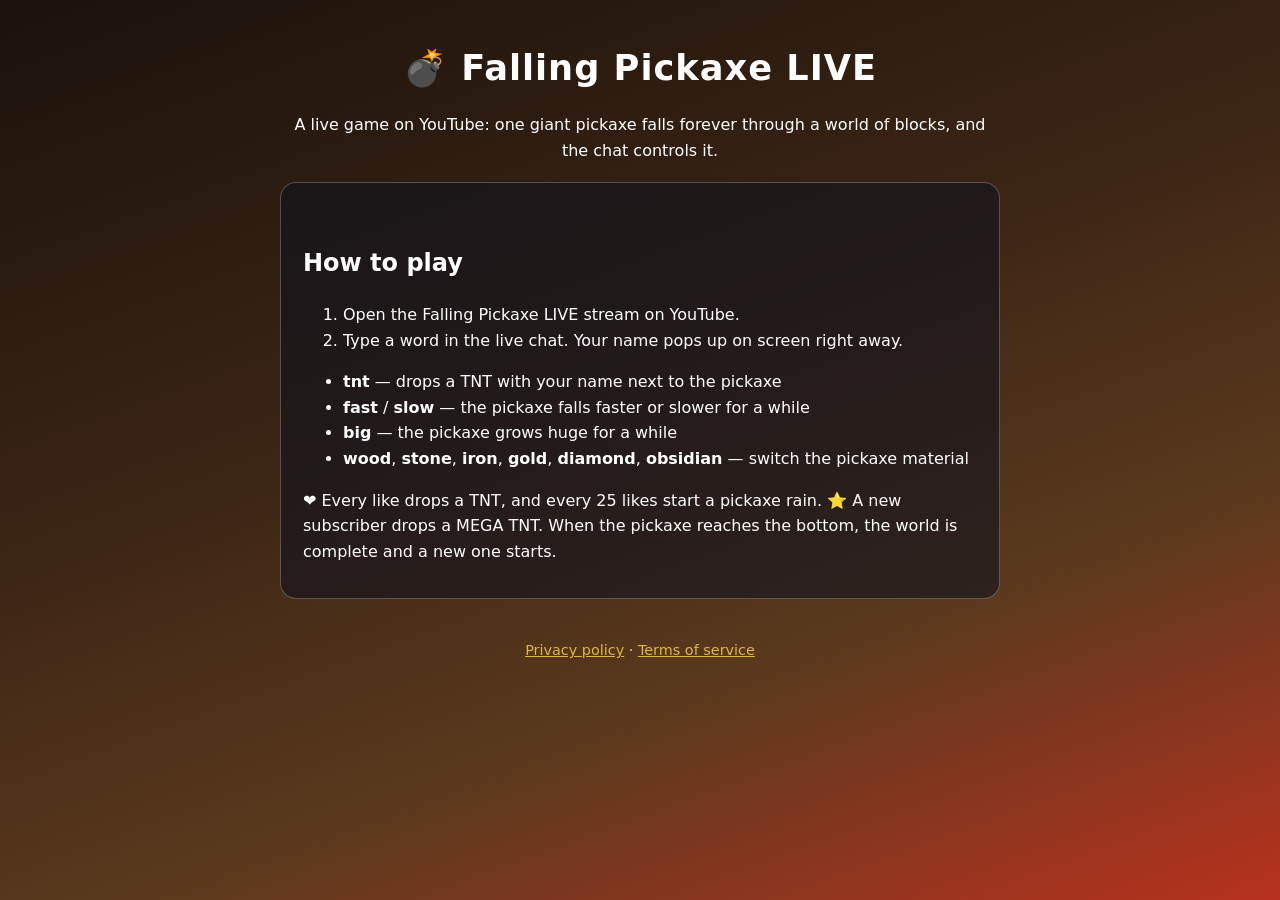
<file: index.html>
<!doctype html>
<html lang="en"><head><meta charset="utf-8"><meta name="viewport" content="width=device-width,initial-scale=1">
<title>Falling Pickaxe LIVE — chat controls the TNT</title>
<meta name="description" content="Falling Pickaxe LIVE is a 24/7 live game on YouTube: type tnt in the chat and a TNT with your name drops next to a giant falling pickaxe.">
<link rel="stylesheet" href="style.css"></head>
<body><main>
<h1>💣 Falling Pickaxe LIVE</h1>
<p class="center">A live game on YouTube: one giant pickaxe falls forever through a world of blocks, and the chat controls it.</p>
<div class="card">
<h2>How to play</h2>
<ol>
<li>Open the Falling Pickaxe LIVE stream on YouTube.</li>
<li>Type a word in the live chat. Your name pops up on screen right away.</li>
</ol>
<ul>
<li><b>tnt</b> — drops a TNT with your name next to the pickaxe</li>
<li><b>fast</b> / <b>slow</b> — the pickaxe falls faster or slower for a while</li>
<li><b>big</b> — the pickaxe grows huge for a while</li>
<li><b>wood</b>, <b>stone</b>, <b>iron</b>, <b>gold</b>, <b>diamond</b>, <b>obsidian</b> — switch the pickaxe material</li>
</ul>
<p>❤️ Every like drops a TNT, and every 25 likes start a pickaxe rain. ⭐ A new subscriber drops a MEGA TNT. When the pickaxe reaches the bottom, the world is complete and a new one starts.</p>
</div>
<footer><a href="privacy.html">Privacy policy</a> · <a href="terms.html">Terms of service</a></footer>
</main></body></html>
</file>
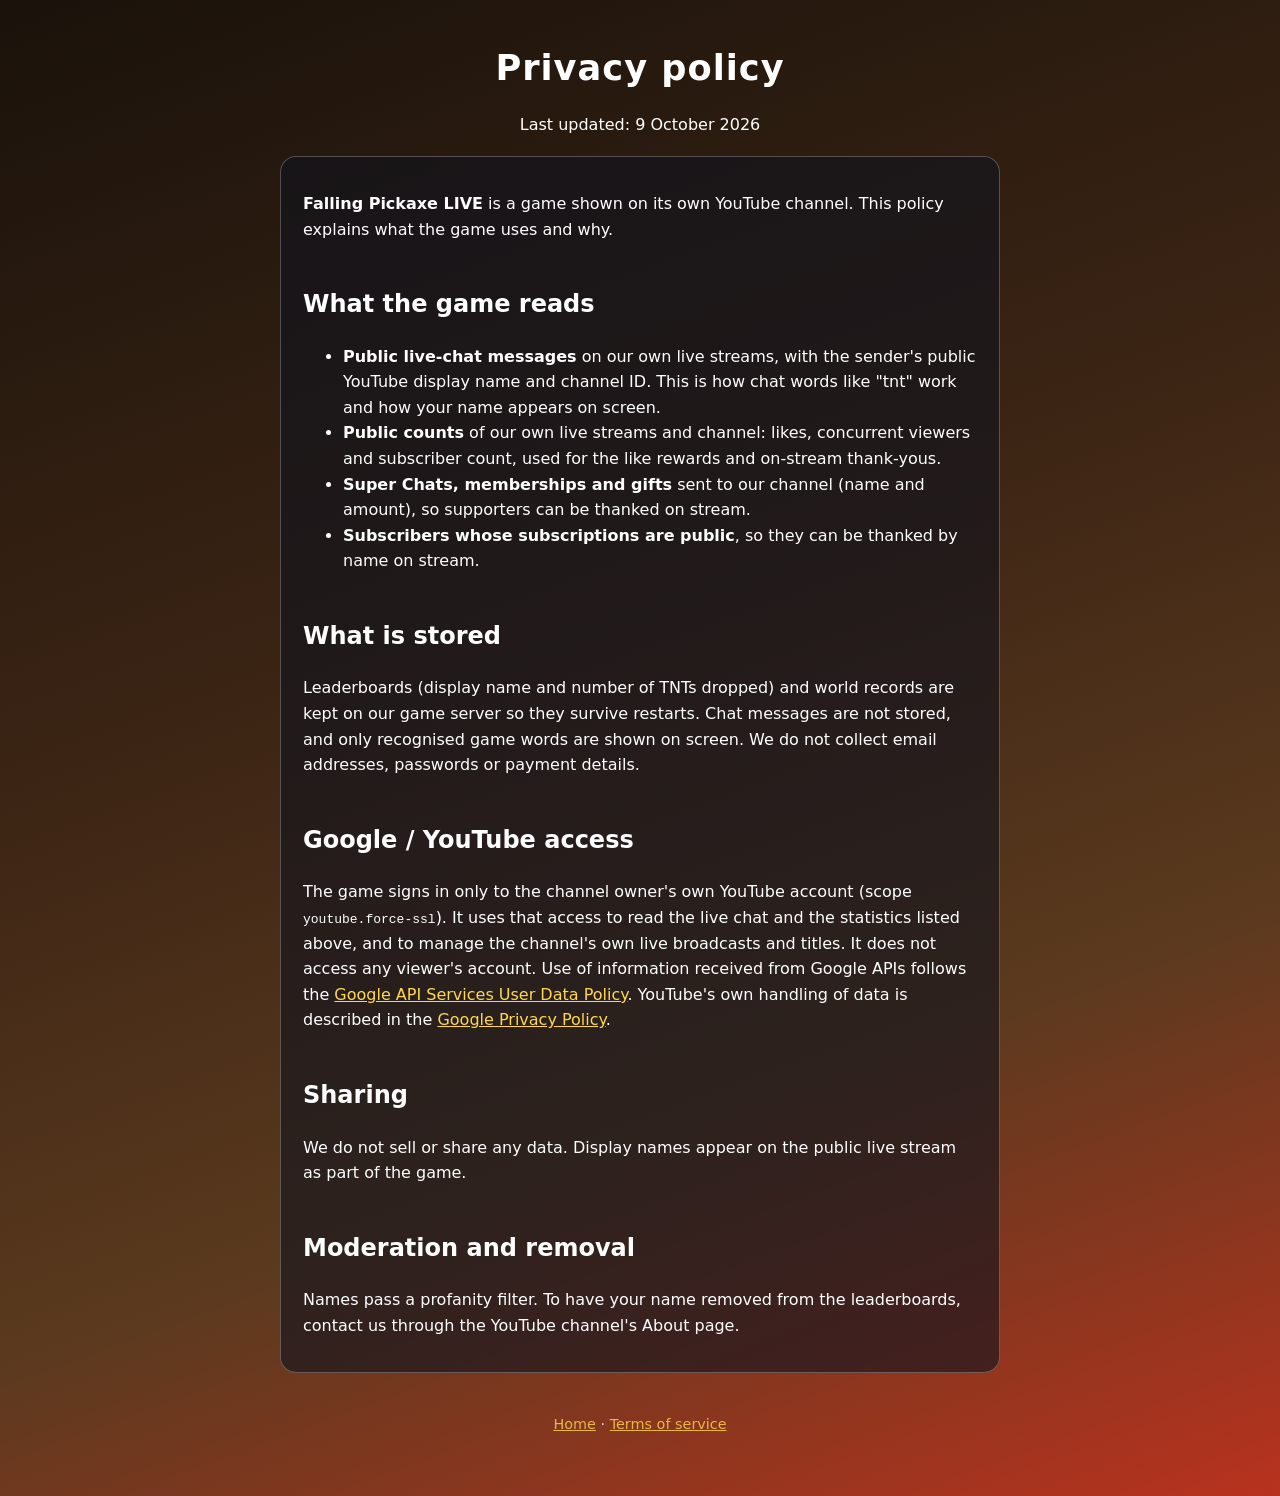
<file: privacy.html>
<!doctype html>
<html lang="en"><head><meta charset="utf-8"><meta name="viewport" content="width=device-width,initial-scale=1">
<title>Privacy policy — Falling Pickaxe LIVE</title><link rel="stylesheet" href="style.css"></head>
<body><main>
<h1>Privacy policy</h1>
<p class="center">Last updated: 9 October 2026</p>
<div class="card">
<p><b>Falling Pickaxe LIVE</b> is a game shown on its own YouTube channel. This policy explains what the game uses and why.</p>
<h2>What the game reads</h2>
<ul>
<li><b>Public live-chat messages</b> on our own live streams, with the sender's public YouTube display name and channel ID. This is how chat words like "tnt" work and how your name appears on screen.</li>
<li><b>Public counts</b> of our own live streams and channel: likes, concurrent viewers and subscriber count, used for the like rewards and on-stream thank-yous.</li>
<li><b>Super Chats, memberships and gifts</b> sent to our channel (name and amount), so supporters can be thanked on stream.</li>
<li><b>Subscribers whose subscriptions are public</b>, so they can be thanked by name on stream.</li>
</ul>
<h2>What is stored</h2>
<p>Leaderboards (display name and number of TNTs dropped) and world records are kept on our game server so they survive restarts. Chat messages are not stored, and only recognised game words are shown on screen. We do not collect email addresses, passwords or payment details.</p>
<h2>Google / YouTube access</h2>
<p>The game signs in only to the channel owner's own YouTube account (scope <code>youtube.force-ssl</code>). It uses that access to read the live chat and the statistics listed above, and to manage the channel's own live broadcasts and titles. It does not access any viewer's account. Use of information received from Google APIs follows the <a href="https://developers.google.com/terms/api-services-user-data-policy">Google API Services User Data Policy</a>. YouTube's own handling of data is described in the <a href="https://policies.google.com/privacy">Google Privacy Policy</a>.</p>
<h2>Sharing</h2>
<p>We do not sell or share any data. Display names appear on the public live stream as part of the game.</p>
<h2>Moderation and removal</h2>
<p>Names pass a profanity filter. To have your name removed from the leaderboards, contact us through the YouTube channel's About page.</p>
</div>
<footer><a href="index.html">Home</a> · <a href="terms.html">Terms of service</a></footer>
</main></body></html>
</file>
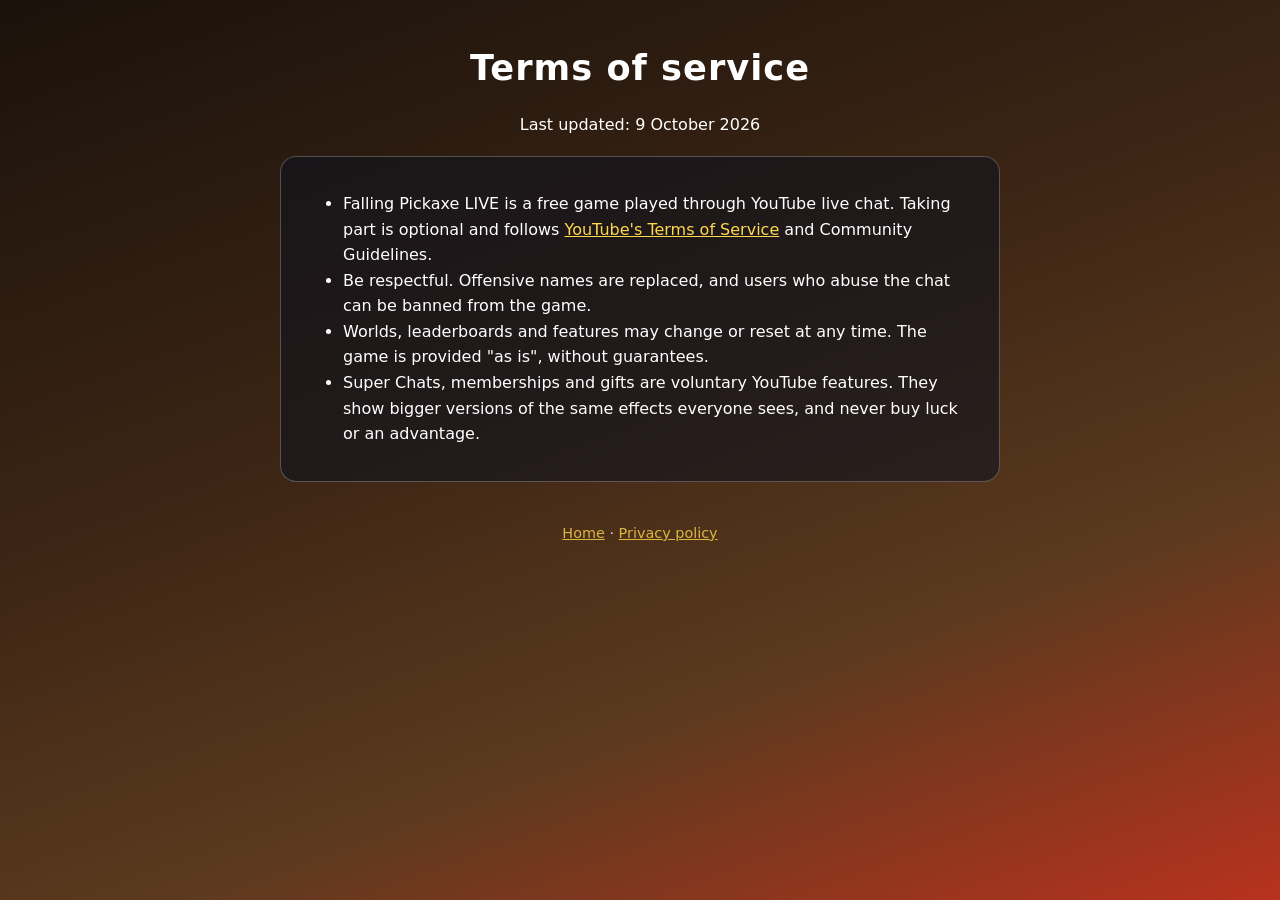
<file: terms.html>
<!doctype html>
<html lang="en"><head><meta charset="utf-8"><meta name="viewport" content="width=device-width,initial-scale=1">
<title>Terms of service — Falling Pickaxe LIVE</title><link rel="stylesheet" href="style.css"></head>
<body><main>
<h1>Terms of service</h1>
<p class="center">Last updated: 9 October 2026</p>
<div class="card">
<ul>
<li>Falling Pickaxe LIVE is a free game played through YouTube live chat. Taking part is optional and follows <a href="https://www.youtube.com/t/terms">YouTube's Terms of Service</a> and Community Guidelines.</li>
<li>Be respectful. Offensive names are replaced, and users who abuse the chat can be banned from the game.</li>
<li>Worlds, leaderboards and features may change or reset at any time. The game is provided "as is", without guarantees.</li>
<li>Super Chats, memberships and gifts are voluntary YouTube features. They show bigger versions of the same effects everyone sees, and never buy luck or an advantage.</li>
</ul>
</div>
<footer><a href="index.html">Home</a> · <a href="privacy.html">Privacy policy</a></footer>
</main></body></html>
</file>
<file: style.css>
:root { color-scheme: dark; }
body { margin: 0; font-family: system-ui, -apple-system, Segoe UI, Roboto, sans-serif; background: linear-gradient(160deg, #1a120b, #3b2414 40%, #5b3a1e 70%, #b8321e); color: #fff; min-height: 100vh; }
main { max-width: 720px; margin: 0 auto; padding: 32px 18px 60px; line-height: 1.6; }
img.logo { width: 160px; height: 160px; border-radius: 50%; display: block; margin: 0 auto 12px; box-shadow: 0 8px 30px rgba(0,0,0,.4); }
h1 { text-align: center; font-size: 2.2rem; margin: 8px 0 4px; letter-spacing: 1px; }
h2 { margin-top: 1.8em; }
a { color: #ffd84d; }
.card { background: rgba(16,19,31,.6); border: 1px solid rgba(255,255,255,.25); border-radius: 16px; padding: 18px 22px; margin: 18px 0; }
.btn { display: inline-block; background: #e11d48; color: #fff; text-decoration: none; font-weight: 800; padding: 12px 22px; border-radius: 999px; }
.center { text-align: center; }
footer { text-align: center; opacity: .8; font-size: .9rem; margin-top: 40px; }
</file>
